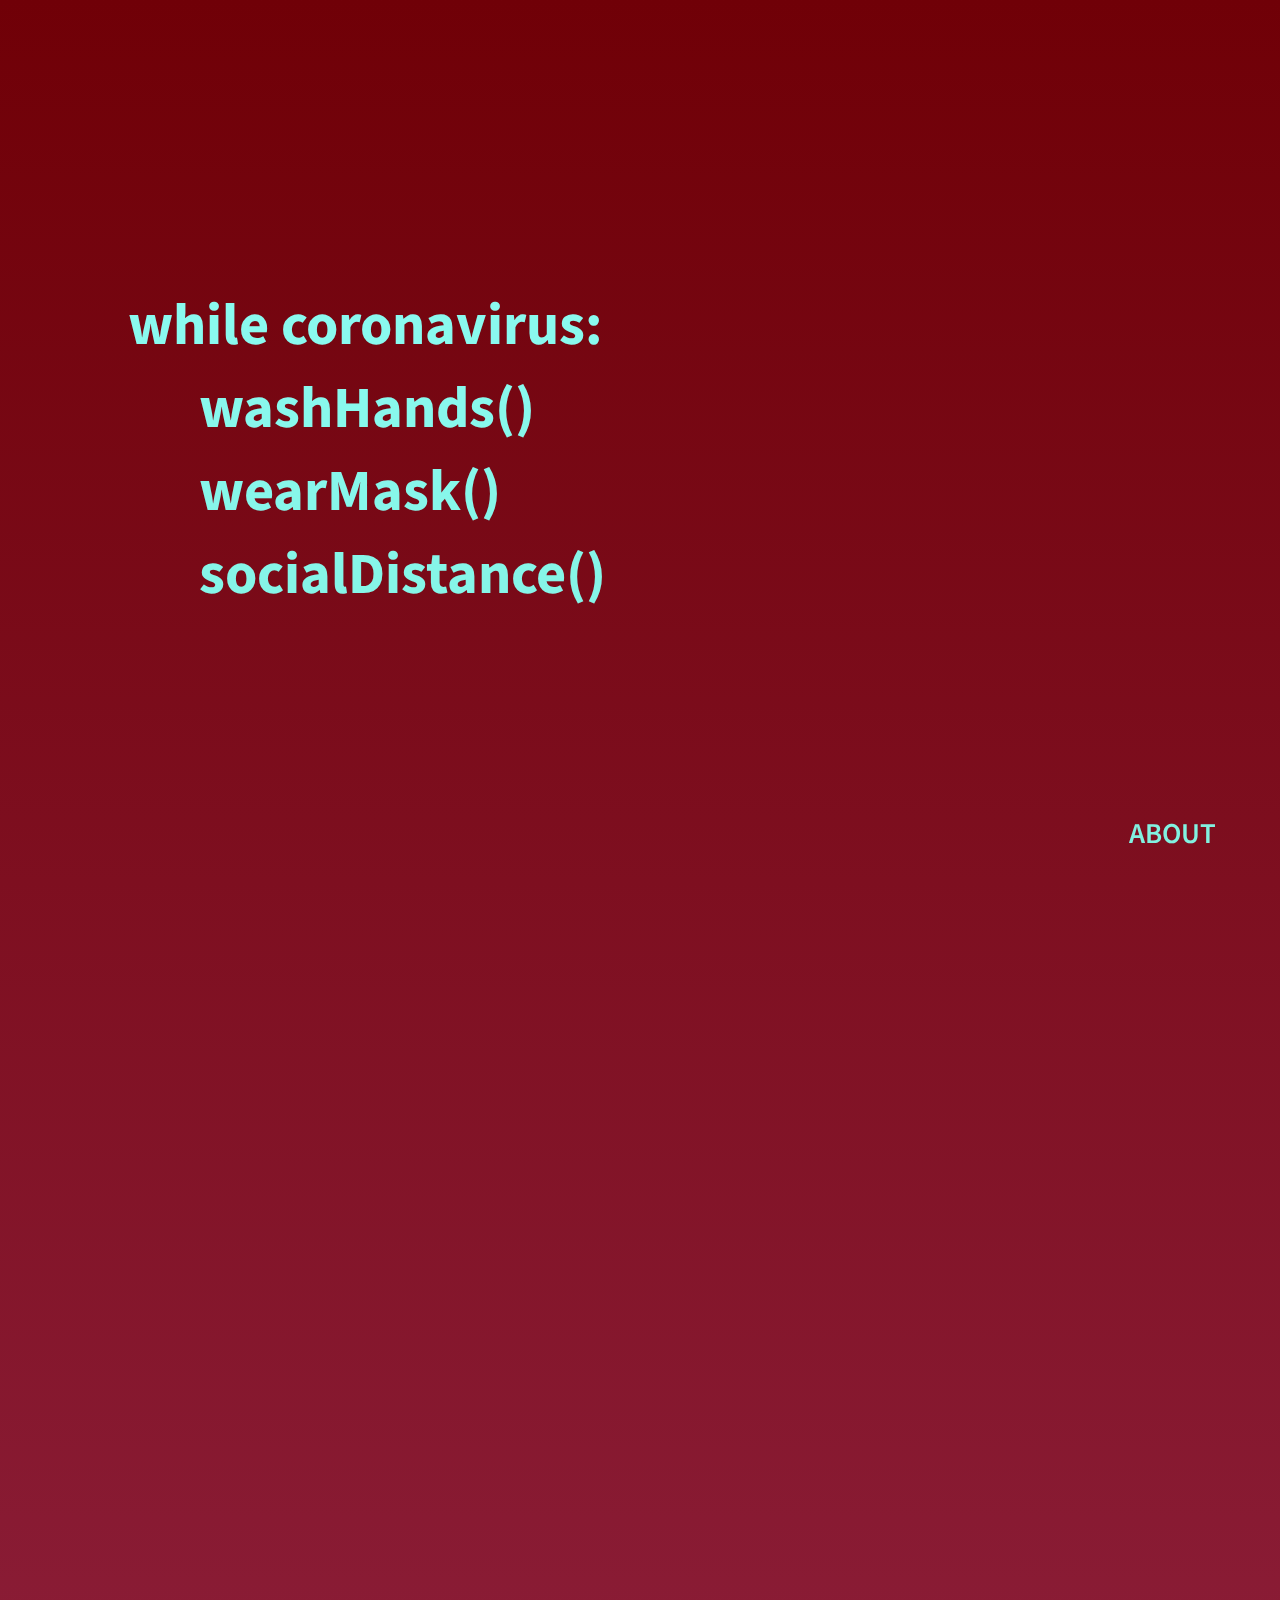
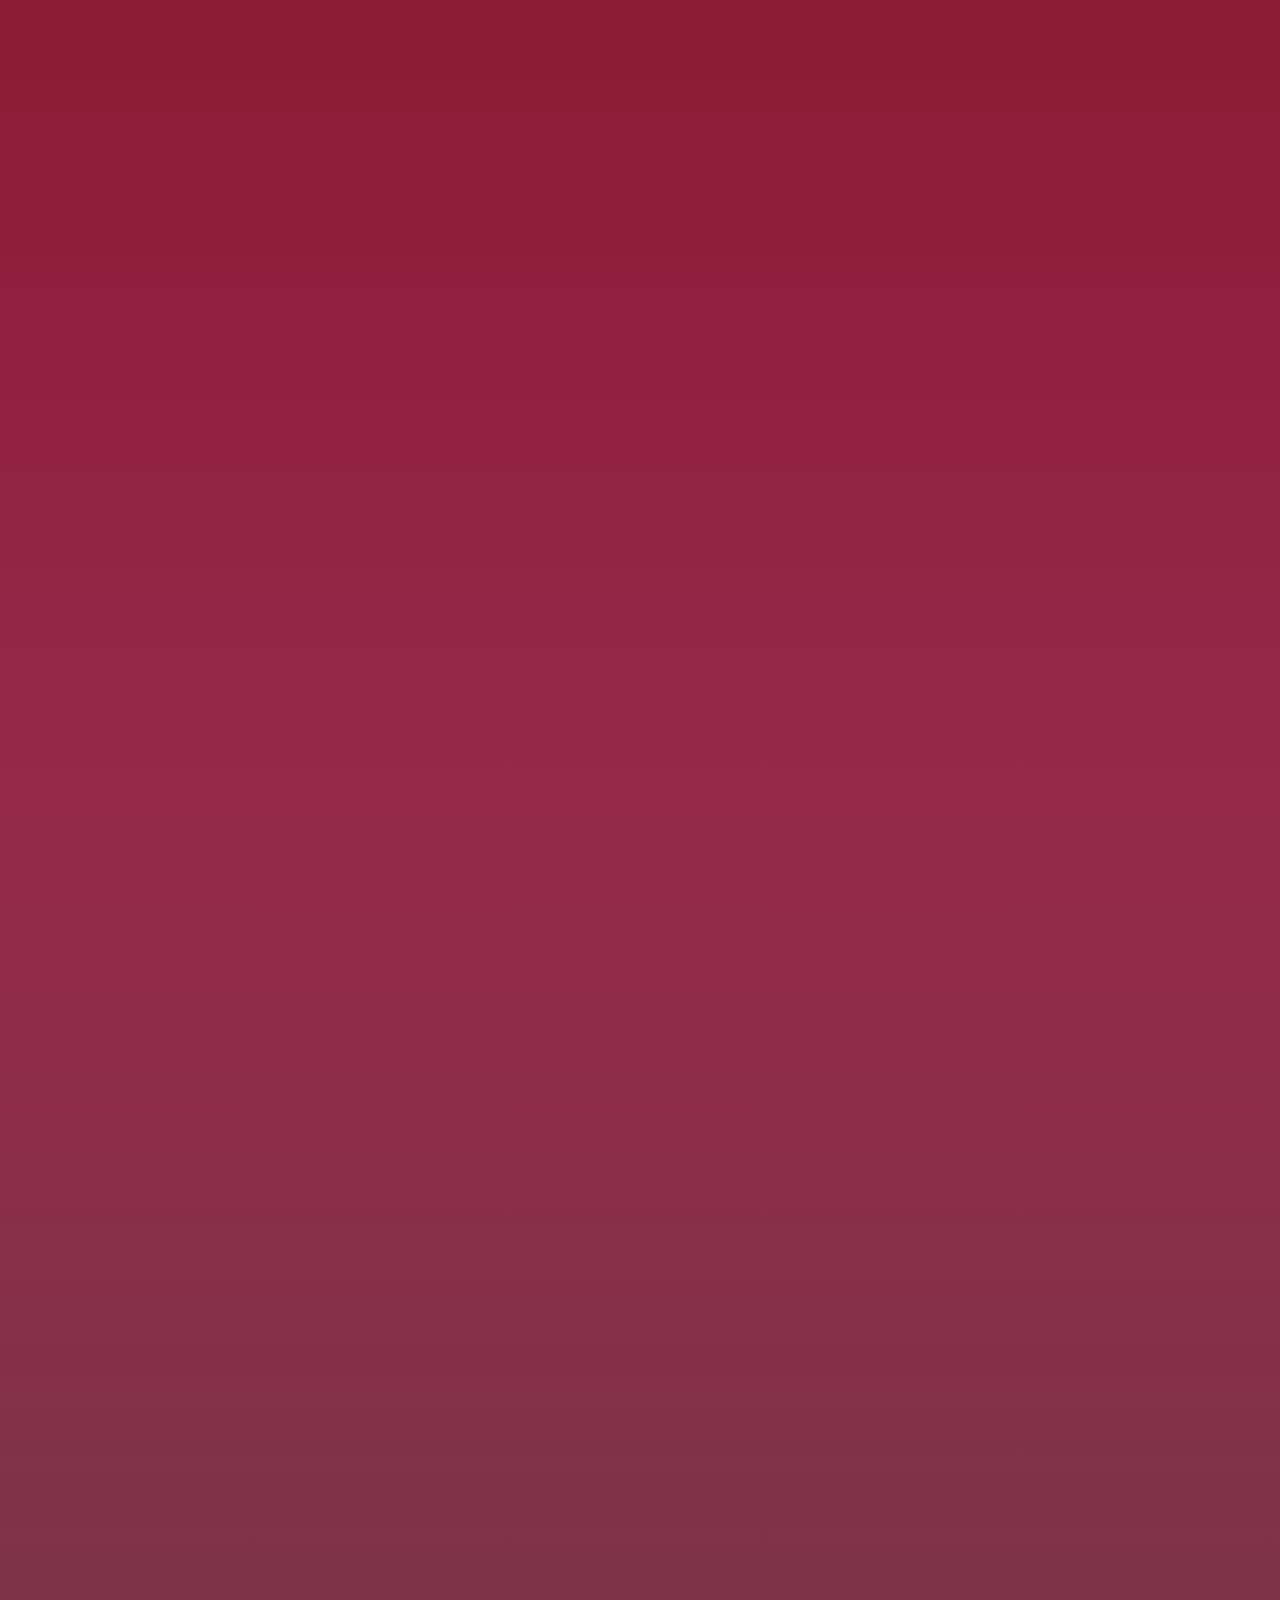
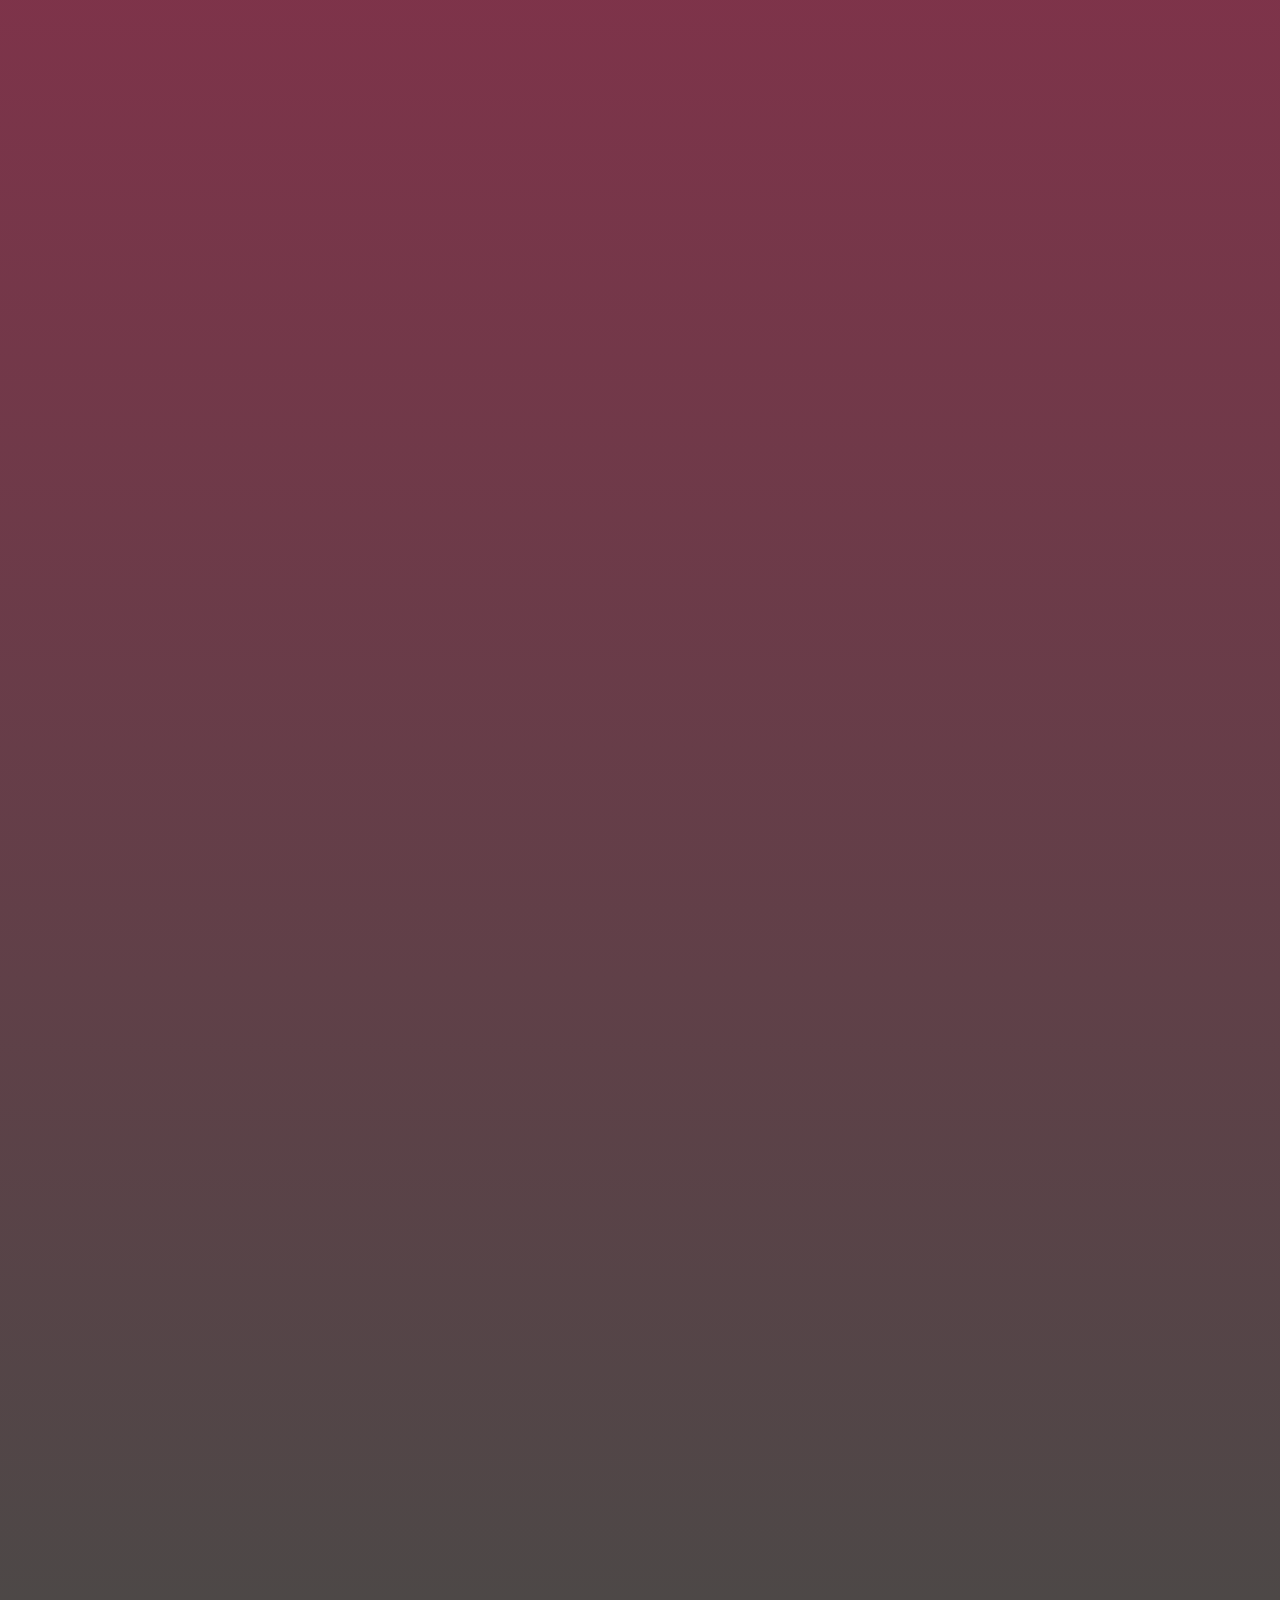
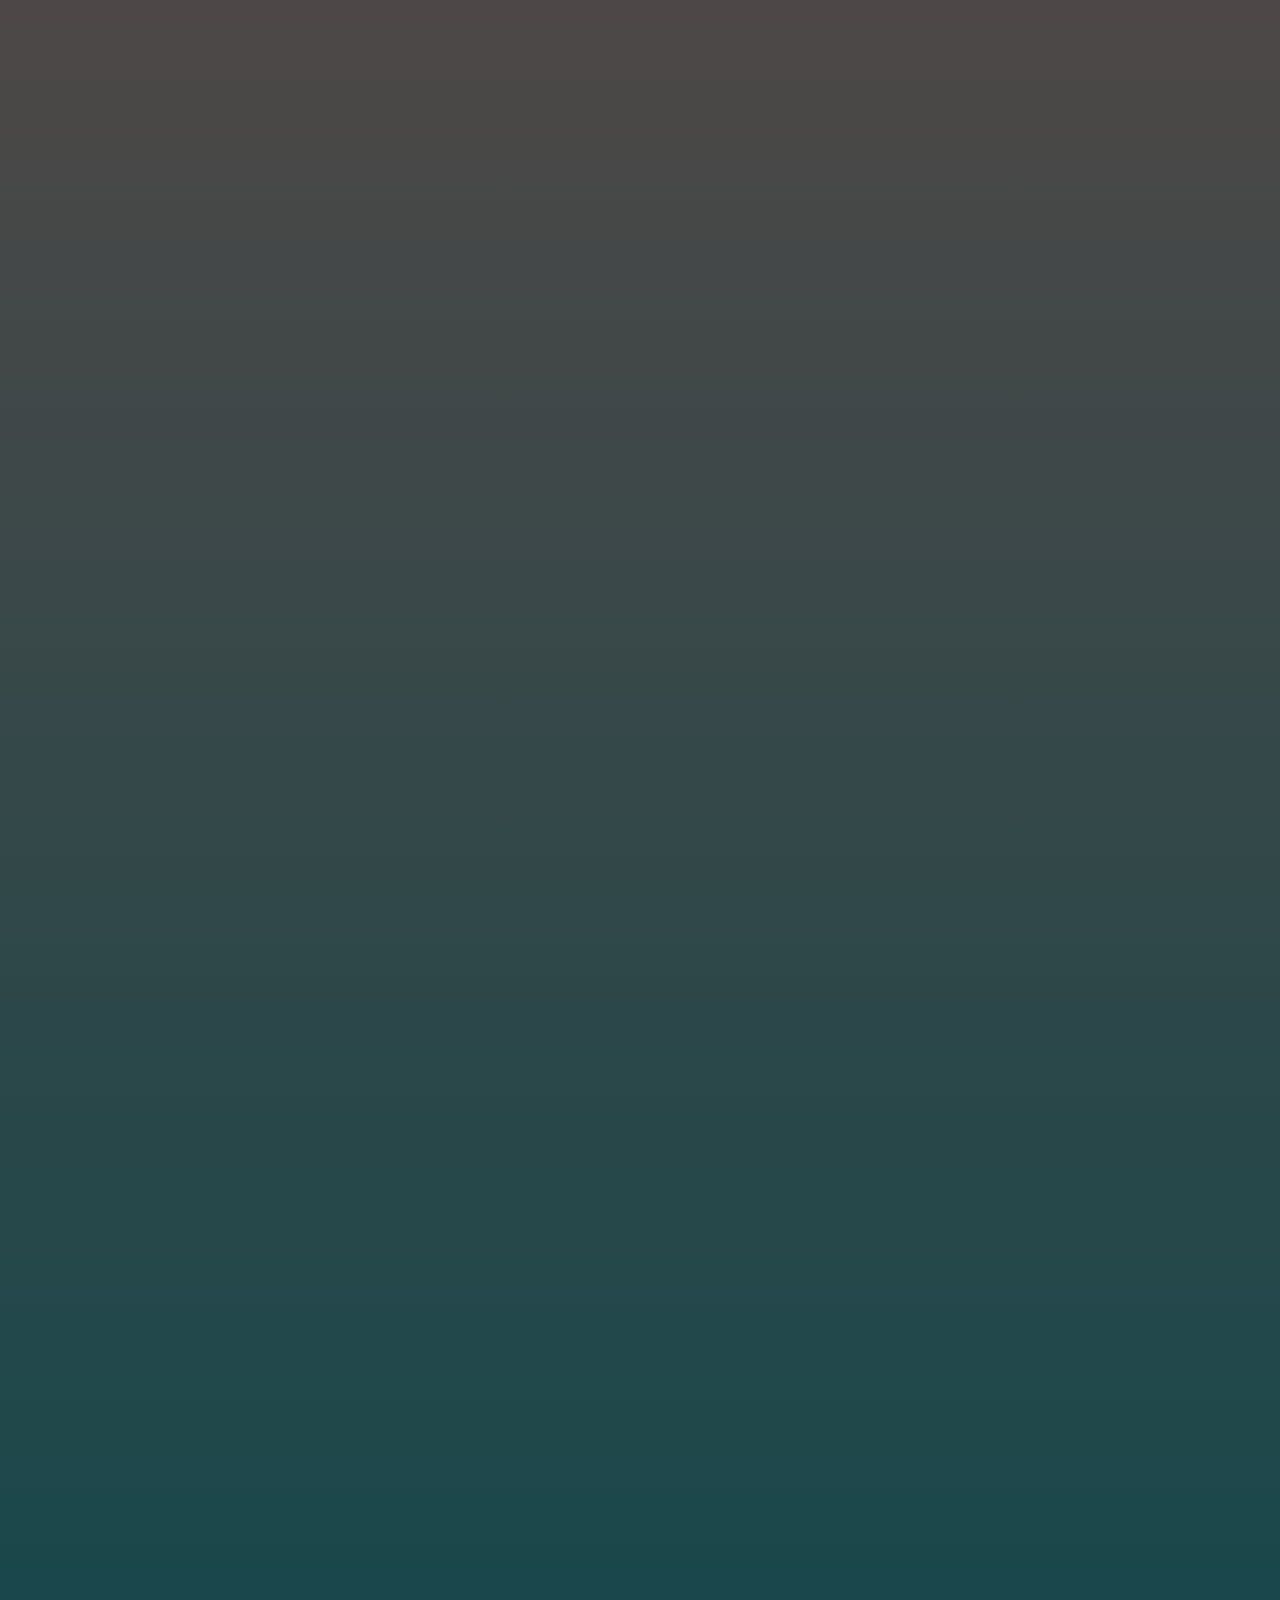
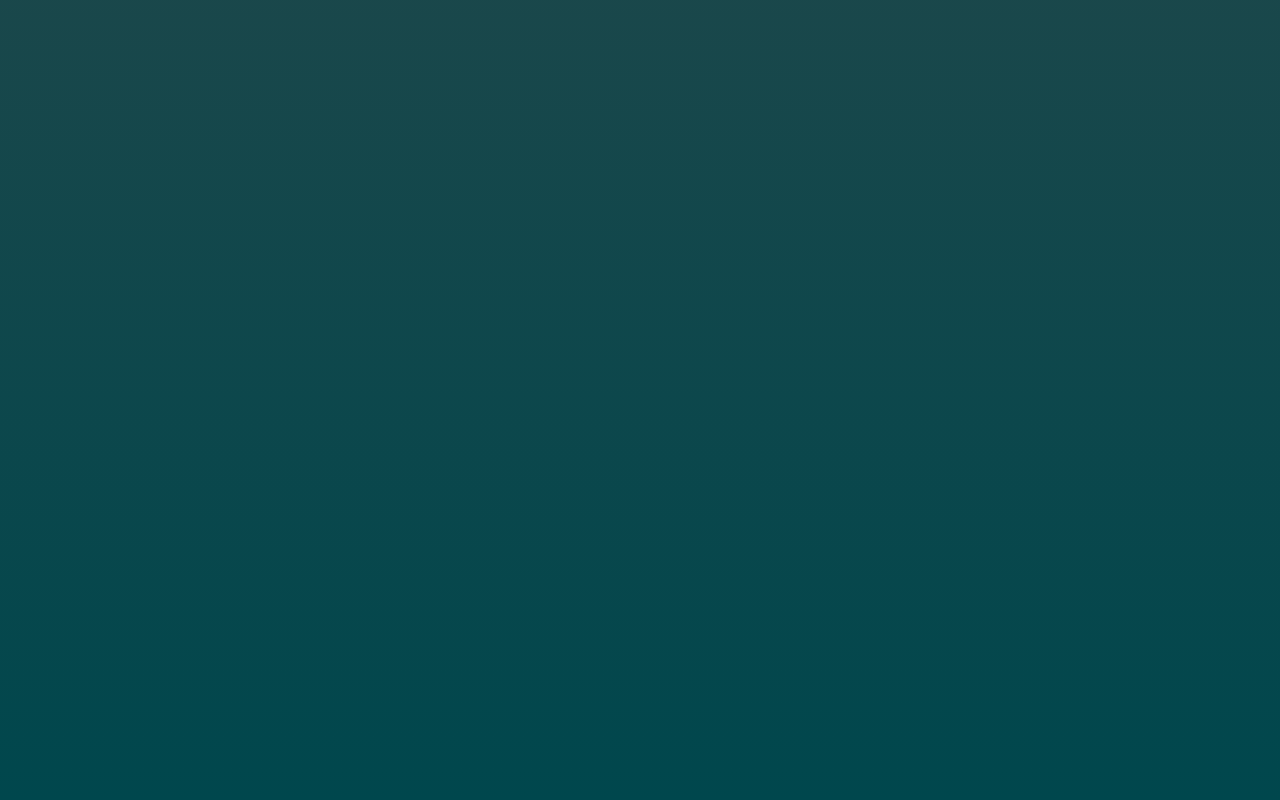
<file: index.html>
<!DOCTYPE html>
<html lang="en">
  <head>
    <title>while coronavirus:</title>
    <link type="text/css" rel="stylesheet" href="./app.css" />
    <link
      href="https://fonts.googleapis.com/css2?family=Source+Sans+Pro:wght@600;700&display=swap"
      rel="stylesheet"
    />

    <meta charset="utf-8" />
  </head>
  <body>
    <div class="index">
      <h1>
        while coronavirus:
        <div class="whilebody">
          <a href="./washHands.html">washHands()</a>
          <a href="./wearMask.html">wearMask()</a>
          <a href="./socialDistance.html">socialDistance()</a>
        </div>
      </h1>
      <a href="./about.html"><h2 id="about">ABOUT</h2></a>
    </div>
  </body>
</html>
</file>
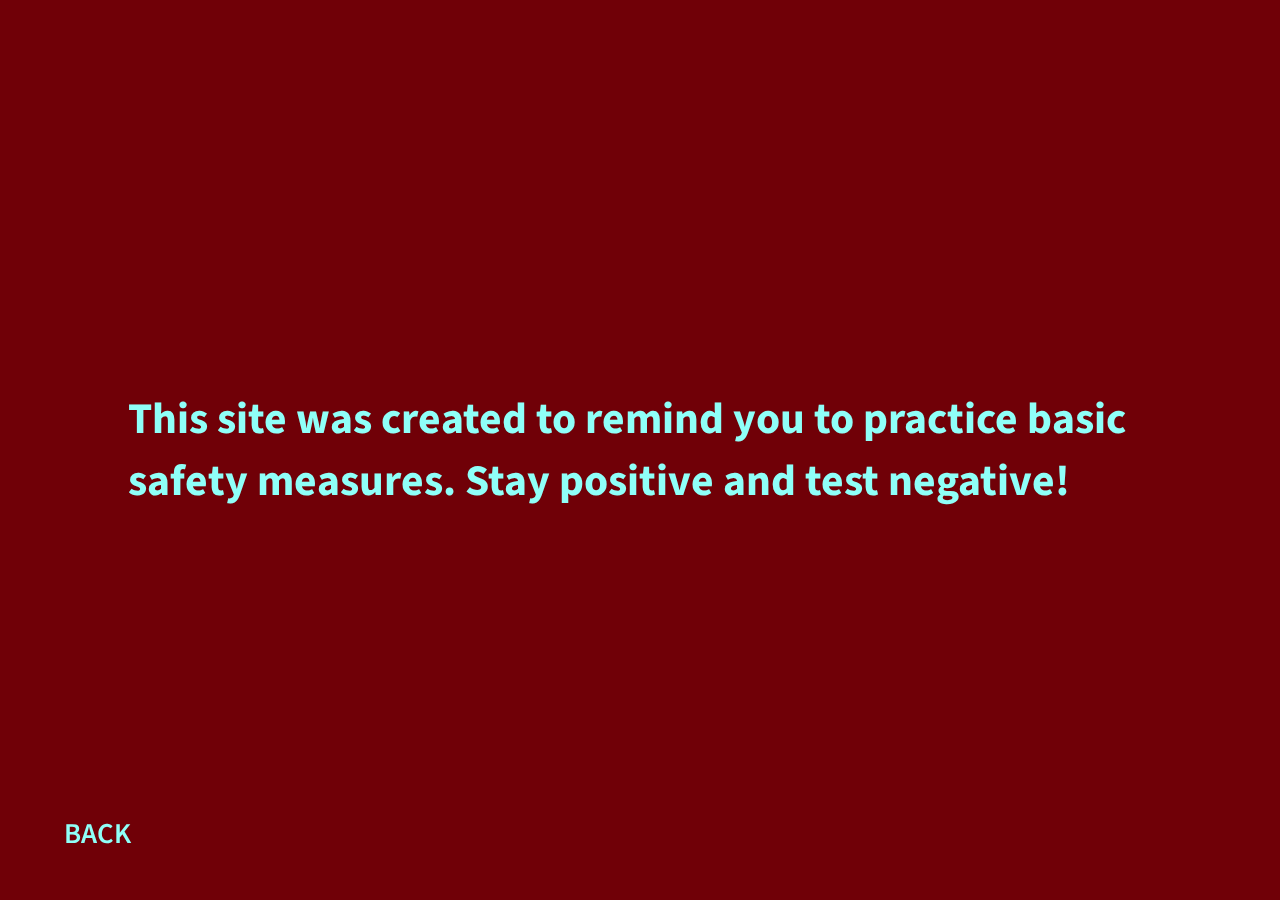
<file: about.html>
<!DOCTYPE html>
<html lang="en">
  <head>
    <title>about | while coronavirus:</title>
    <link type="text/css" rel="stylesheet" href="./app.css" />
    <link
      href="https://fonts.googleapis.com/css2?family=Source+Sans+Pro:wght@600;700&display=swap"
      rel="stylesheet"
    />

    <meta charset="utf-8" />
  </head>
  <body class="about">
    <h3>
      This site was created to remind you to practice basic safety measures.
      Stay positive and test negative!
    </h3>
    <a href="./index.html"><h2 class="back">BACK</h2></a>
  </body>
</html>
</file>
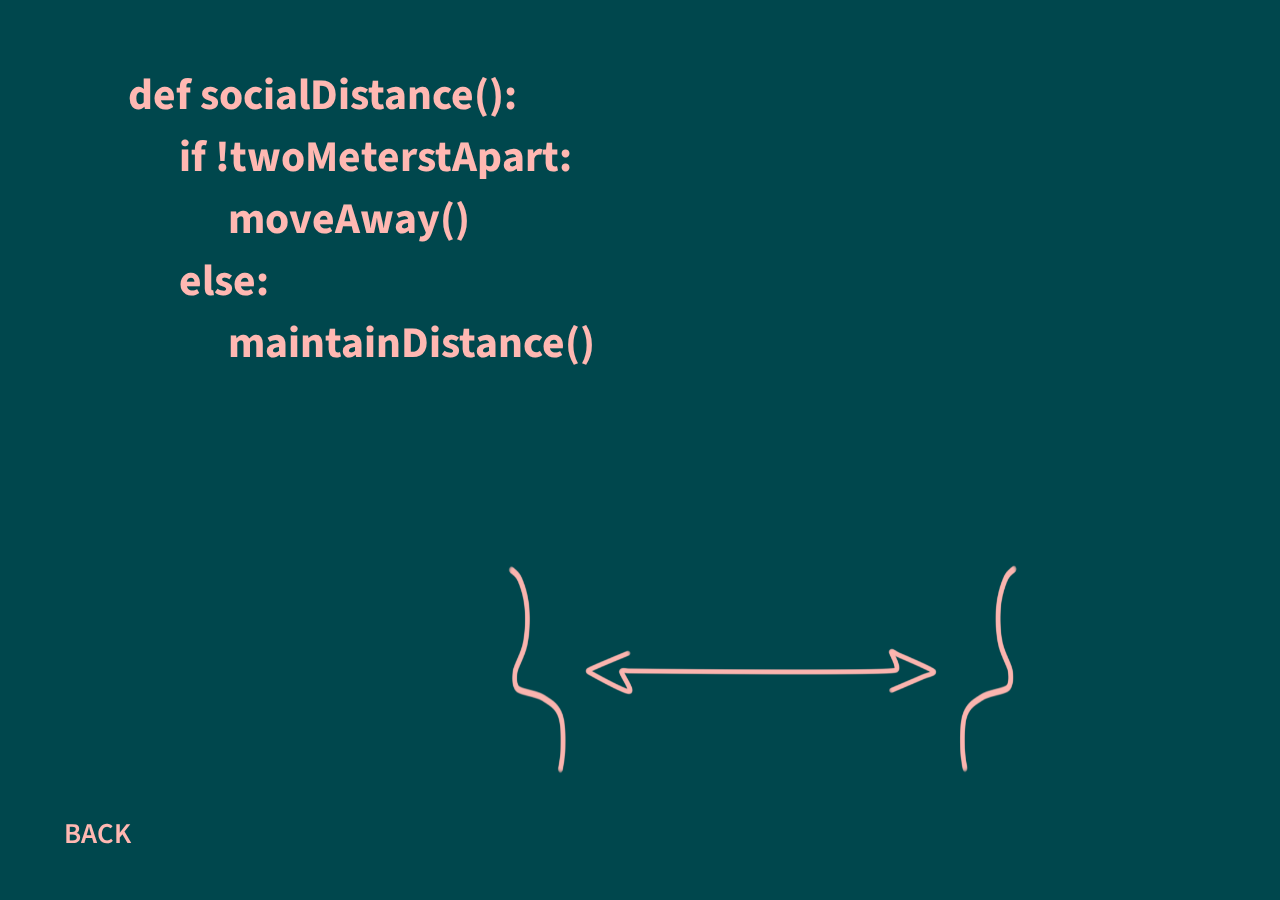
<file: socialDistance.html>
<!DOCTYPE html>
<html lang="en">
  <head>
    <title>socialDistance() | while(coronavirus)</title>
    <link type="text/css" rel="stylesheet" href="./app.css" />
    <link
      href="https://fonts.googleapis.com/css2?family=Source+Sans+Pro:wght@600;700&display=swap"
      rel="stylesheet"
    />

    <meta charset="utf-8" />
  </head>
  <body class="socialDistance">
    <div class="function">
      <p>def socialDistance():</p>
      <div class="body">
        <p>if !twoMeterstApart:</p>
        <div class="body">
          <p>moveAway()</p>
        </div>
        <p>else:</p>
        <div class="body">
          <p>maintainDistance()</p>
        </div>
      </div>
    </div>
    <figure>
      <img src="distance.png" />
    </figure>
    <a href="./index.html"><h2 class="back">BACK</h2></a>
  </body>
</html>
</file>
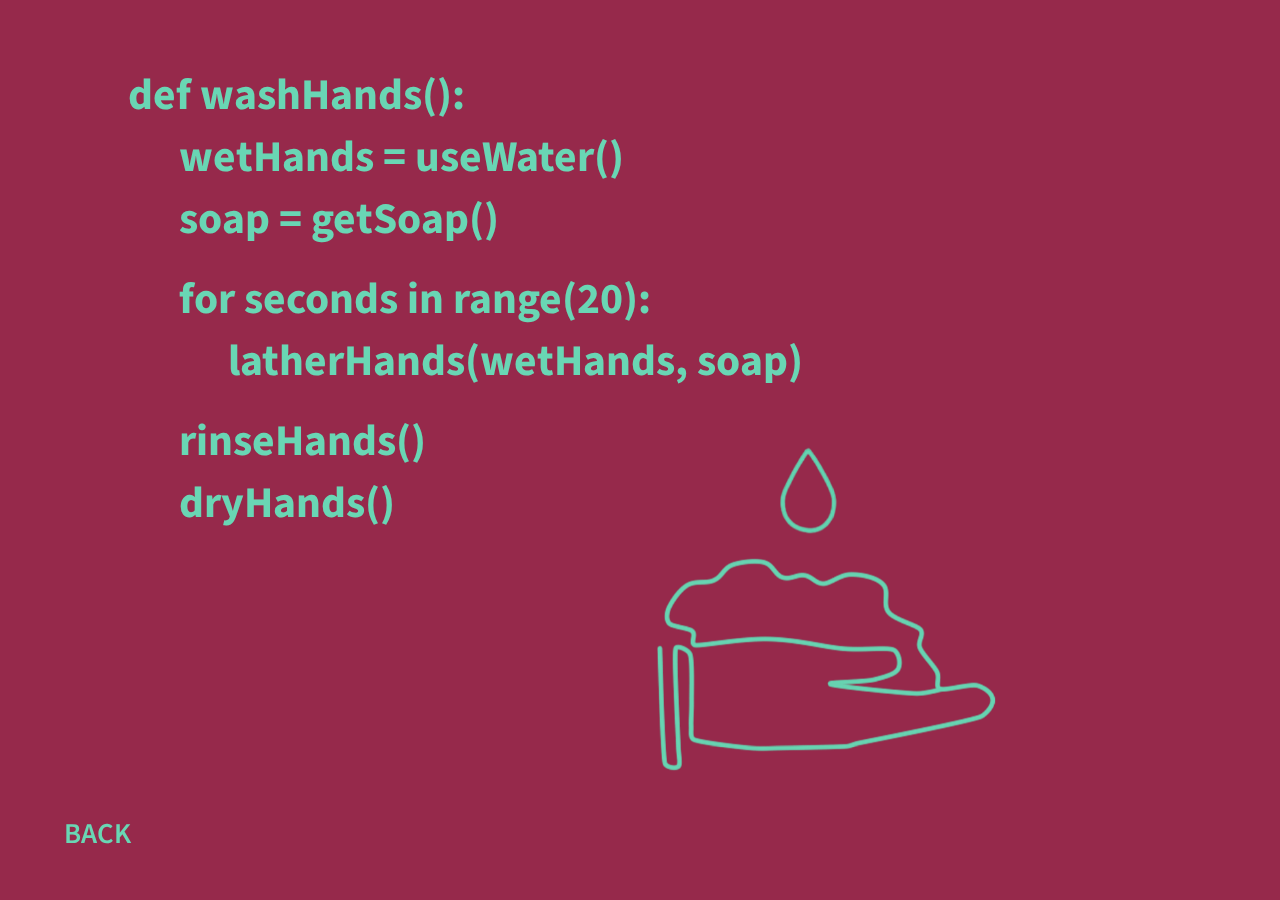
<file: washHands.html>
<!DOCTYPE html>
<html lang="en">
  <head>
    <title>washHands() | while coronavirus:</title>
    <link type="text/css" rel="stylesheet" href="./app.css" />
    <link
      href="https://fonts.googleapis.com/css2?family=Source+Sans+Pro:wght@600;700&display=swap"
      rel="stylesheet"
    />

    <meta charset="utf-8" />
  </head>
  <body class="washHands">
    <div class="function">
      <p>def washHands():</p>
      <div class="body">
        <p>wetHands = useWater()</p>
        <p>soap = getSoap()</p>
        <br />
        <p>for seconds in range(20):</p>
        <div class="body">
          <p>latherHands(wetHands, soap)</p>
        </div>
        <br />
        <p>rinseHands()</p>
        <p>dryHands()</p>
      </div>
    </div>
    <figure>
      <img src="wash.png" />
    </figure>
    <a href="./index.html"><h2 class="back">BACK</h2></a>
  </body>
</html>
</file>
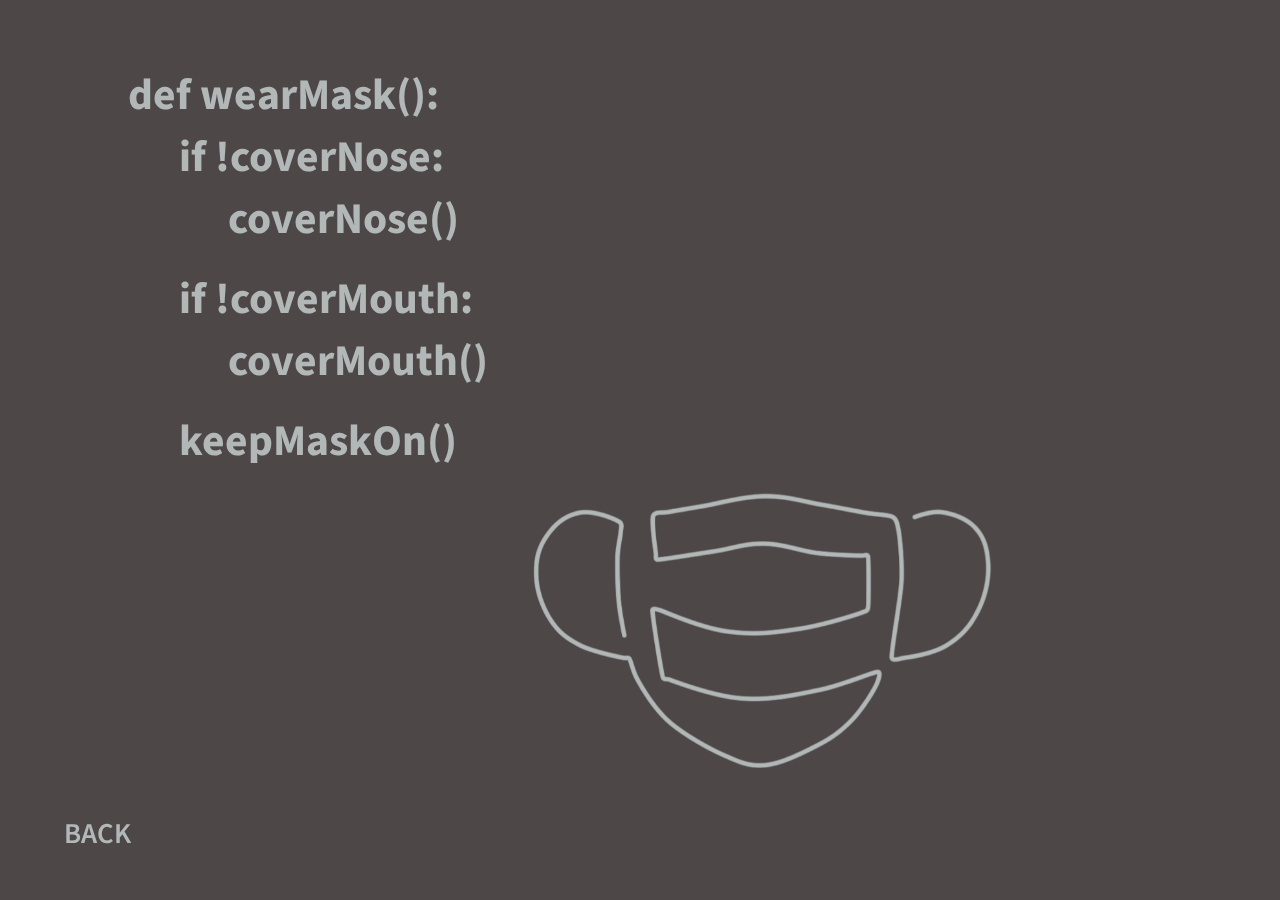
<file: wearMask.html>
<!DOCTYPE html>
<html lang="en">
  <head>
    <title>wearMask() | while coronavirus:</title>
    <link type="text/css" rel="stylesheet" href="./app.css" />
    <link
      href="https://fonts.googleapis.com/css2?family=Source+Sans+Pro:wght@600;700&display=swap"
      rel="stylesheet"
    />

    <meta charset="utf-8" />
  </head>
  <body class="wearMask">
    <div class="function">
      <p>def wearMask():</p>
      <div class="body">
        <p>if !coverNose:</p>
        <div class="body">
          <p>coverNose()</p>
        </div>
        <br />
        <p>if !coverMouth:</p>
        <div class="body">
          <p>coverMouth()</p>
        </div>
        <br />
        <p>keepMaskOn()</p>
      </div>
    </div>
    <figure>
      <img src="mask.png">
    </figure>
    <a href="./index.html"><h2 class="back">BACK</h2></a>
</html>
</file>
<file: app.css>
* {
  margin: 0;
  padding: 0;
  -webkit-box-sizing: border-box;
  box-sizing: border-box;
}

.index {
  height: 800vh;
  background-image: linear-gradient(#700007, #96294b, #4d4847, #00474d);
}

.about {
  background-color: #700007;
}

.washHands {
  background-color: #96294b;
}

.wearMask {
  background-color: #4d4847;
}

.socialDistance {
  background-color: #00474d;
}

h1 {
  position: fixed;
  left: 10%;
  top: 50%;
  transform: translateY(-50%);

  font-family: "Source Sans Pro", sans-serif;
  font-weight: 700;
  font-size: calc(20px + 3vw);
  color: #ffffff;
  mix-blend-mode: difference;

  max-width: 80%;
}

h1 a {
  text-decoration: none;
  color: #ffffff;
  mix-blend-mode: difference;
  transition: 0.5s;
  display: block;
}

h1 a:hover {
  padding-left: 4%;
}

.whilebody {
  padding-left: 15%;
}

a h2 {
  text-decoration: none;
  color: #ffffff;
  mix-blend-mode: difference;

  position: fixed;
  bottom: 5%;

  font-family: "Source Sans Pro", sans-serif;
  font-weight: 600;
  font-size: calc(16px + 1vw);
  transition: 0.5s;
}

#about {
  right: 5%;
}

#about:hover {
  padding-right: 2%;
}

.back {
  left: 5%;
}

.back:hover {
  padding-left: 2%;
}

p {
  font-family: "Source Sans Pro", sans-serif;
  font-weight: 700;
  font-size: calc(18px + 2vw);
  color: #ffffff;
  mix-blend-mode: difference;
}

.body {
  padding-left: 5%;
}

.function {
  margin-top: 5%;
  margin-left: 10%;
  max-width: 80%;
}

h3 {
  position: fixed;
  left: 10%;
  top: 50%;
  transform: translateY(-50%);

  font-family: "Source Sans Pro", sans-serif;
  font-weight: 700;
  font-size: calc(18px + 2vw);
  color: #ffffff;
  mix-blend-mode: difference;

  max-width: 80%;
}

figure {
  position: fixed;
  bottom: 10%;
  right: 10%;
}

img {
  width: calc(200px + 35vw);
  max-width: 80%;
  height: auto;
}
</file>
